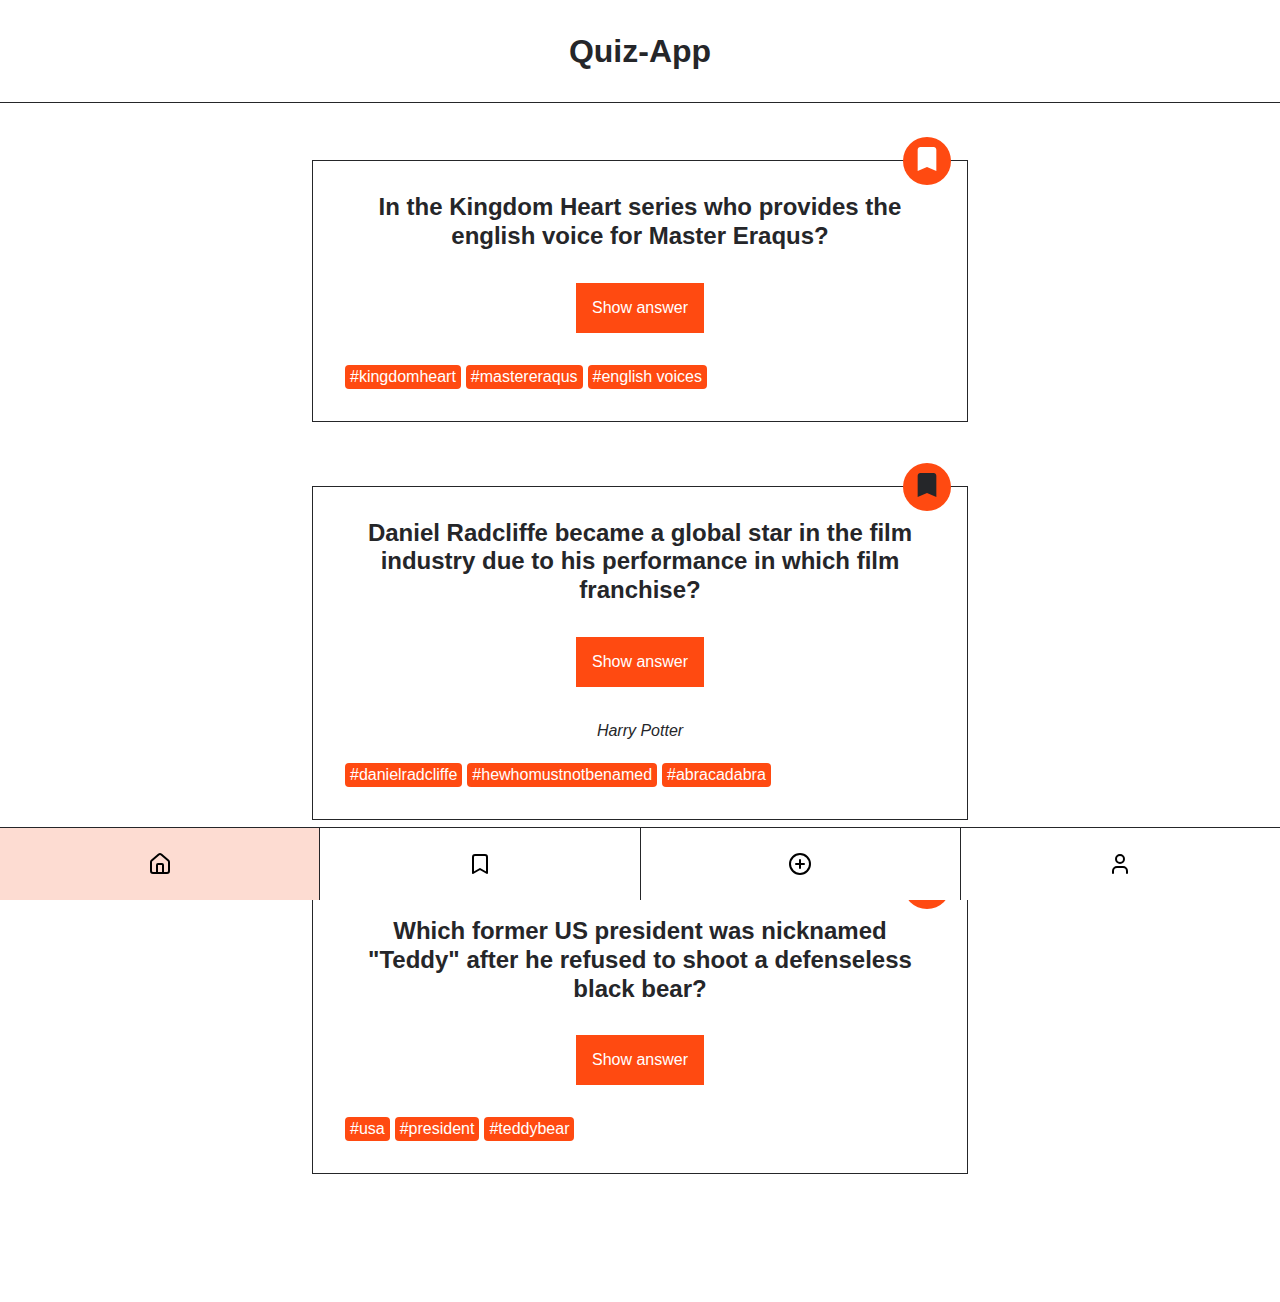
<file: index.html>
<!DOCTYPE html>
<html lang="en">
  <head>
    <meta charset="UTF-8" />
    <meta http-equiv="X-UA-Compatible" content="IE=edge" />
    <meta name="viewport" content="width=device-width, initial-scale=1.0" />
    <title>Quiz-App</title>
    <link rel="stylesheet" href="./styles.css" />
    <script src="./index.js" defer></script>
    <link rel="icon" type="image" href="./assets/message-circle-question.png" />
  </head>
  <body>
    <header class="header">
      <h1 class="header__title">Quiz-App</h1>
    </header>
    <main>
      <ul class="card-list">
        <!--
                FIRST CARD
              -->
        <li class="card-list__item">
          <article class="card">
            <h2 class="card__question">
              In the Kingdom Heart series who provides the english voice for
              Master Eraqus?
            </h2>
            <button
              class="card__button-answer"
              type="button"
              data-js="answer-button"
            >
              Show answer
            </button>
            <p class="card__answer" data-js="answer">Mark Hamill</p>
            <ul class="card__tag-list">
              <li class="card__tag-list-item">#kingdomheart</li>
              <li class="card__tag-list-item">#mastereraqus</li>
              <li class="card__tag-list-item">#english voices</li>
            </ul>
            <div class="card__button-bookmark">
              <button
                class="bookmark"
                aria-label="bookmark"
                type="button"
                data-js="bookmark"
              >
                <svg
                  class="bookmark__icon"
                  xmlns="http://www.w3.org/2000/svg"
                  viewbox="0 0 24 24"
                >
                  <path
                    d="M17 3H7c-1.1 0-2 .9-2 2v16l7-3 7 3V5c0-1.1-.9-2-2-2z"
                  />
                </svg>
              </button>
            </div>
          </article>
        </li>
        <!--
                SECOND CARD
              -->
        <li class="card-list__item">
          <article class="card">
            <h2 class="card__question">
              Daniel Radcliffe became a global star in the film industry due to
              his performance in which film franchise?
            </h2>
            <button class="card__button-answer" type="button">
              Show answer
            </button>
            <p class="card__answer card__answer--active">Harry Potter</p>
            <ul class="card__tag-list">
              <li class="card__tag-list-item">#danielradcliffe</li>
              <li class="card__tag-list-item">#hewhomustnotbenamed</li>
              <li class="card__tag-list-item">#abracadabra</li>
            </ul>
            <div class="card__button-bookmark">
              <button
                class="bookmark bookmark--active"
                aria-label="bookmark"
                type="button"
              >
                <svg
                  class="bookmark__icon"
                  xmlns="http://www.w3.org/2000/svg"
                  viewbox="0 0 24 24"
                >
                  <path
                    d="M17 3H7c-1.1 0-2 .9-2 2v16l7-3 7 3V5c0-1.1-.9-2-2-2z"
                  />
                </svg>
              </button>
            </div>
          </article>
        </li>
        <!--
                THIRD CARD
              -->
        <li class="card-list__item">
          <article class="card">
            <h2 class="card__question">
              Which former US president was nicknamed &quot;Teddy&quot; after he
              refused to shoot a defenseless black bear?
            </h2>
            <button class="card__button-answer" type="button">
              Show answer
            </button>
            <p class="card__answer">Theodore Roosevelt</p>
            <ul class="card__tag-list">
              <li class="card__tag-list-item">#usa</li>
              <li class="card__tag-list-item">#president</li>
              <li class="card__tag-list-item">#teddybear</li>
            </ul>
            <div class="card__button-bookmark">
              <button class="bookmark" aria-label="bookmark" type="button">
                <svg
                  class="bookmark__icon"
                  xmlns="http://www.w3.org/2000/svg"
                  viewbox="0 0 24 24"
                >
                  <path
                    d="M17 3H7c-1.1 0-2 .9-2 2v16l7-3 7 3V5c0-1.1-.9-2-2-2z"
                  />
                </svg>
              </button>
            </div>
          </article>
        </li>
      </ul>
    </main>

    <nav class="navigation">
      <ul class="navigation__list">
        <li class="navigation__list-item navigation__list-item--active">
          <a
            class="navigation__link"
            href="index.html"
            aria-label="go to home page"
          >
            <img
              src="assets/house.svg"
              alt="Home Icon"
              width="24px"
              height="24px"
            />
          </a>
        </li>
        <li class="navigation__list-item">
          <a
            class="navigation__link"
            href="bookmarks.html"
            aria-label="go to bookmarks page"
          >
            <img
              src="assets/bookmark.svg"
              alt="Bookmark Icon"
              width="24px"
              height="24px"
            />
          </a>
        </li>
        <li class="navigation__list-item">
          <a
            class="navigation__link"
            href="form.html"
            aria-label="go to add question page"
          >
            <img
              src="assets/circle-plus.svg"
              alt="Add Question Icon"
              width="24px"
              height="24px"
            />
          </a>
        </li>
        <li class="navigation__list-item">
          <a
            class="navigation__link"
            href="profile.html"
            aria-label="go to profile page"
          >
            <img
              src="assets/user.svg"
              alt="User Icon"
              width="24px"
              height="24px"
            />
          </a>
        </li>
      </ul>
    </nav>
  </body>
</html>
</file>
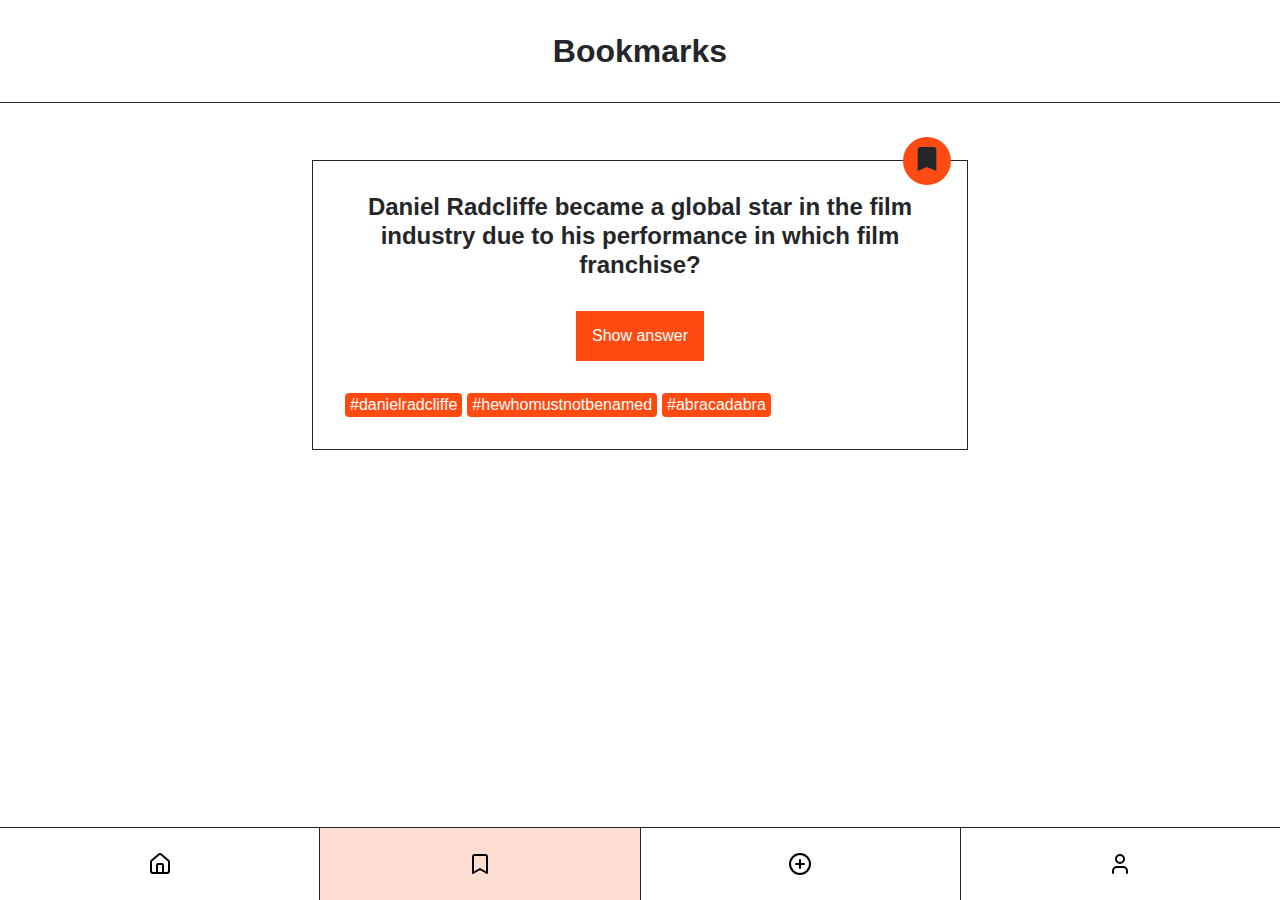
<file: bookmarks.html>
<!DOCTYPE html>
<html lang="en">
  <head>
    <meta charset="UTF-8" />
    <meta http-equiv="X-UA-Compatible" content="IE=edge" />
    <meta name="viewport" content="width=device-width, initial-scale=1.0" />
    <title>Quiz-App</title>
    <link rel="stylesheet" href="./styles.css" />
    <script src="./index.js" defer></script>
    <link rel="icon" type="image" href="./assets/message-circle-question.png" />
  </head>
  <body>
    <header class="header">
      <h1 class="header__title">Bookmarks</h1>
    </header>
    <main>
      <ul class="card-list">
        <li class="card-list__item">
          <article class="card">
            <h2 class="card__question">
              Daniel Radcliffe became a global star in the film industry due to
              his performance in which film franchise?
            </h2>
            <button
              class="card__button-answer"
              type="button"
              data-js="answer-button"
            >
              Show answer
            </button>
            <p class="card__answer" data-js="answer">Harry Potter</p>
            <ul class="card__tag-list">
              <li class="card__tag-list-item">#danielradcliffe</li>
              <li class="card__tag-list-item">#hewhomustnotbenamed</li>
              <li class="card__tag-list-item">#abracadabra</li>
            </ul>
            <div class="card__button-bookmark">
              <button
                class="bookmark bookmark--active"
                aria-label="bookmark"
                type="button"
                data-js="bookmark"
              >
                <svg
                  class="bookmark__icon"
                  xmlns="http://www.w3.org/2000/svg"
                  viewbox="0 0 24 24"
                >
                  <path
                    d="M17 3H7c-1.1 0-2 .9-2 2v16l7-3 7 3V5c0-1.1-.9-2-2-2z"
                  />
                </svg>
              </button>
            </div>
          </article>
        </li>
      </ul>
    </main>

    <nav class="navigation">
      <ul class="navigation__list">
        <li class="navigation__list-item">
          <a
            class="navigation__link"
            href="index.html"
            aria-label="go to home page"
          >
            <img
              src="assets/house.svg"
              alt="Home Icon"
              width="24px"
              height="24px"
            />
          </a>
        </li>
        <li class="navigation__list-item navigation__list-item--active">
          <a
            class="navigation__link"
            href="bookmarks.html"
            aria-label="go to bookmarks page"
          >
            <img
              src="assets/bookmark.svg"
              alt="Bookmark Icon"
              width="24px"
              height="24px"
            />
          </a>
        </li>
        <li class="navigation__list-item">
          <a
            class="navigation__link"
            href="form.html"
            aria-label="go to add question page"
          >
            <img
              src="assets/circle-plus.svg"
              alt="Add Question Icon"
              width="24px"
              height="24px"
            />
          </a>
        </li>
        <li class="navigation__list-item">
          <a
            class="navigation__link"
            href="profile.html"
            aria-label="go to profile page"
          >
            <img
              src="assets/user.svg"
              alt="User Icon"
              width="24px"
              height="24px"
            />
          </a>
        </li>
      </ul>
    </nav>
  </body>
</html>
</file>
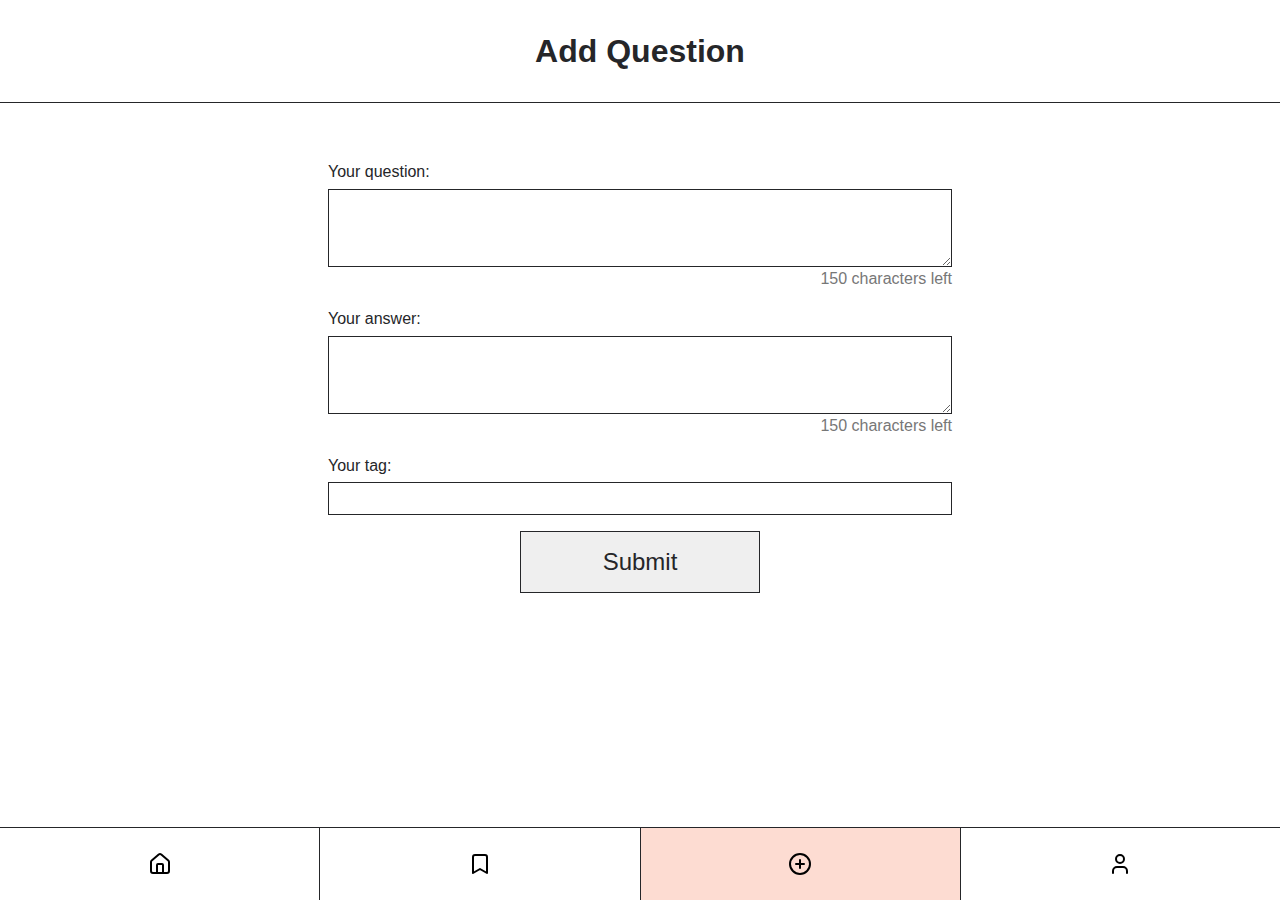
<file: form.html>
<!DOCTYPE html>
<html lang="en">
  <head>
    <meta charset="UTF-8" />
    <meta http-equiv="X-UA-Compatible" content="IE=edge" />
    <meta name="viewport" content="width=device-width, initial-scale=1.0" />
    <title>Quiz-App</title>
    <link rel="stylesheet" href="./styles.css" />
    <script src="./js/form.js" defer></script>
    <link rel="icon" type="image" href="./assets/message-circle-question.png" />
  </head>
  <body>
    <header class="header">
      <h1 class="header__title">Add Question</h1>
    </header>

    <main>
      <form class="form" data-js="form">
        <label for="question">Your question: </label>
        <textarea
          class="text-input"
          id="question"
          name="question"
          rows="4"
          cols="50"
          maxlength="150"
          data-js="textarea-1"
        ></textarea>
        <p data-js="counter-1" class="counter">150 characters left</p>
        <label for="answer">Your answer: </label>
        <textarea
          class="text-input"
          id="answer"
          name="answer"
          rows="4"
          cols="50"
          maxlength="150"
          data-js="textarea-2"
        ></textarea>
        <p data-js="counter-2" class="counter">150 characters left</p>
        <label for="tag">Your tag: </label>
        <input name="tag" class="text-input" id="tag" type="text" />
        <button class="form-button" type="submit">Submit</button>
      </form>
      <ul class="card-list form-card-list" data-js="card-list"></ul>
    </main>

    <nav class="navigation">
      <ul class="navigation__list">
        <li class="navigation__list-item">
          <a
            class="navigation__link"
            href="index.html"
            aria-label="go to home page"
          >
            <img
              src="assets/house.svg"
              alt="Home Icon"
              width="24px"
              height="24px"
            />
          </a>
        </li>
        <li class="navigation__list-item">
          <a
            class="navigation__link"
            href="bookmarks.html"
            aria-label="go to bookmarks page"
          >
            <img
              src="assets/bookmark.svg"
              alt="Bookmark Icon"
              width="24px"
              height="24px"
            />
          </a>
        </li>
        <li class="navigation__list-item navigation__list-item--active">
          <a
            class="navigation__link"
            href="form.html"
            aria-label="go to add question page"
          >
            <img
              src="assets/circle-plus.svg"
              alt="Add Question Icon"
              width="24px"
              height="24px"
            />
          </a>
        </li>
        <li class="navigation__list-item">
          <a
            class="navigation__link"
            href="profile.html"
            aria-label="go to profile page"
          >
            <img
              src="assets/user.svg"
              alt="User Icon"
              width="24px"
              height="24px"
            />
          </a>
        </li>
      </ul>
    </nav>
  </body>
</html>
</file>
<file: styles.css>
@import "./global.css";

@import "./components/bookmark/bookmark.css";
@import "./components/card-list/card-list.css";
@import "./components/card/card.css";
@import "./components/header/header.css";
@import "./components/navigation/navigation.css";
@import "./components/profile/profile.css";
@import "./components/counter-list/counter-list.css";
@import "./components/form/form.css";
</file>
